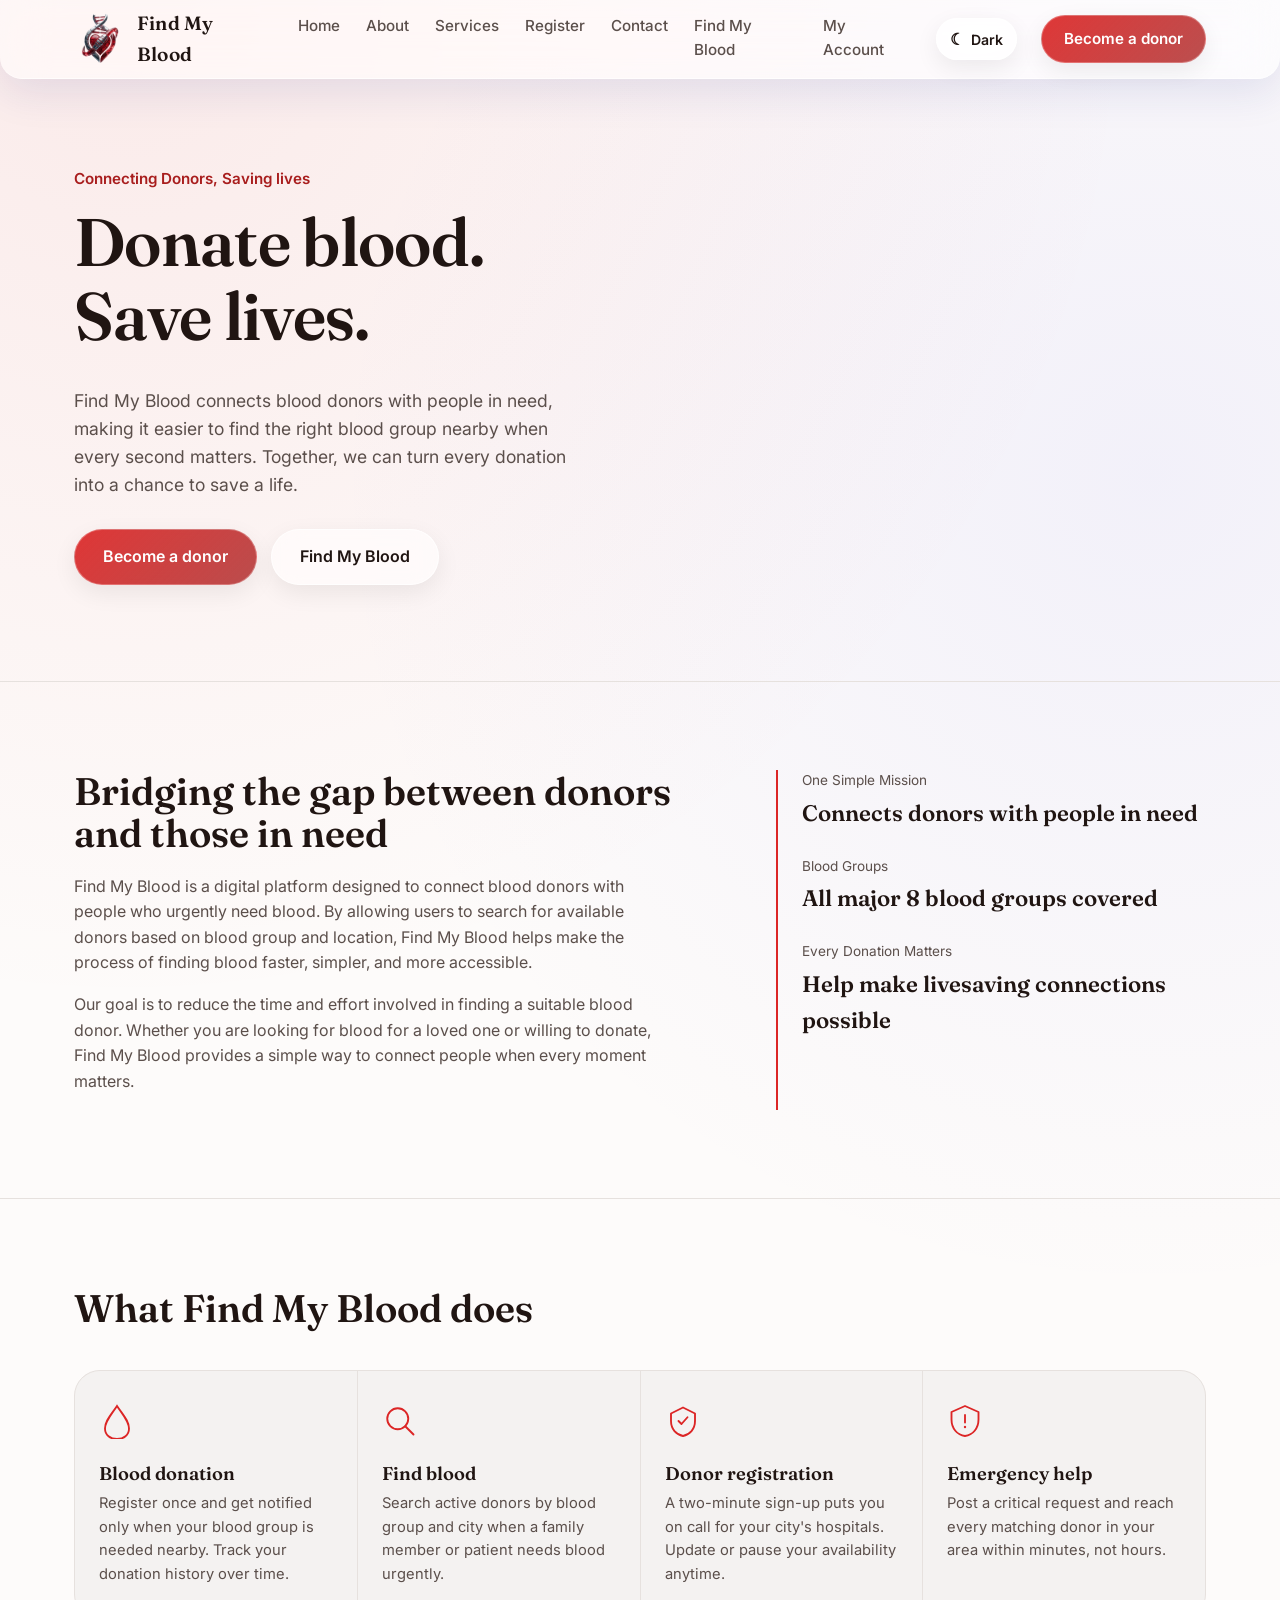
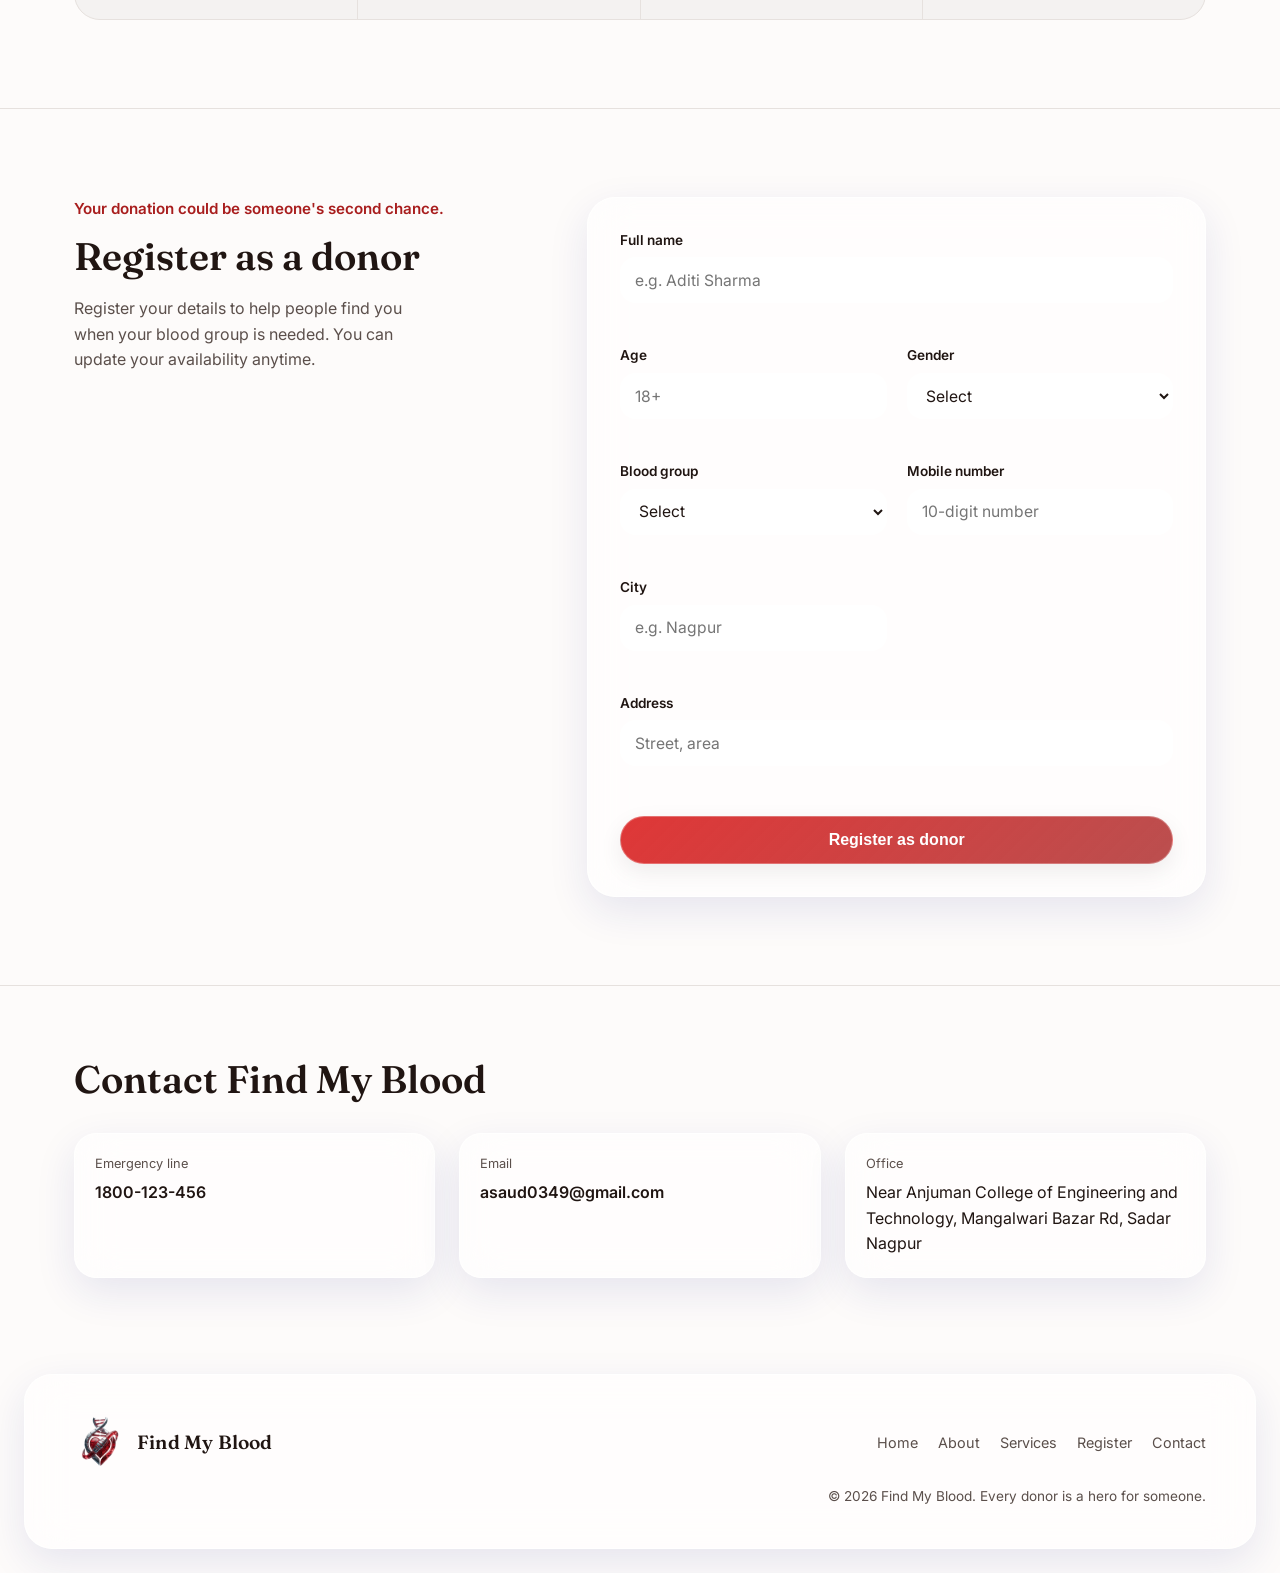
<file: target/classes/static/index.html>
<!DOCTYPE html>
<html lang="en">
<head>
<meta charset="UTF-8">
<meta name="viewport" content="width=device-width, initial-scale=1.0">
<title>Find My Blood — Donate Blood, Save Lives</title>
<link rel="preconnect" href="https://fonts.googleapis.com">
<link rel="preconnect" href="https://fonts.gstatic.com" crossorigin>
<link href="https://fonts.googleapis.com/css2?family=Fraunces:opsz,wght@9..144,400;9..144,500;9..144,600;9..144,700&family=Inter:wght@400;500;600;700&display=swap" rel="stylesheet">
<link rel="stylesheet" href="styles.css">
</head>
<body>

<a class="skip-link" href="#register">Skip to registration form</a>

<!-- ============ HEADER / NAV ============ -->
<header class="site-header">
  <div class="wrap header-inner">
    <a href="index.html" class="brand" aria-label="Find My Blood home">
    <img src="assets/Find my Blood Logo.png" alt="Find My Blood Logo" class="brand-logo">
    <span class="brand-name">Find My Blood</span>
</a>
    <nav class="main-nav" aria-label="Primary">
      <a href="#home">Home</a>
      <a href="#about">About</a>
      <a href="#services">Services</a>
      <a href="#register">Register</a>
      <a href="#contact">Contact</a>
      <a href="find-blood.html">Find My Blood</a>
      <a href="account.html">My Account</a>
    </nav>
    <button type="button" class="theme-toggle" data-theme-toggle aria-pressed="false" aria-label="Switch to dark theme"><span class="theme-icon" aria-hidden="true">☾</span><span class="theme-label">Dark</span></button>
    <a href="#register" class="btn btn-primary nav-cta">Become a donor</a>
    <button class="nav-toggle" id="navToggle" aria-expanded="false" aria-controls="mobileNav" aria-label="Open menu">
      <span></span><span></span><span></span>
    </button>
  </div>
  <nav id="mobileNav" class="mobile-nav" aria-label="Mobile">
    <a href="#home">Home</a>
    <a href="#about">About</a>
    <a href="#services">Services</a>
    <a href="#register">Register</a>
    <a href="#contact">Contact</a>
    <a href="find-blood.html">Find My Blood</a>
    <a href="account.html">My Account</a>
  </nav>
</header>

<main>

  <!-- ============ HERO ============ -->
  <section id="home" class="hero">
    <div class="wrap hero-inner">
      <div class="hero-copy">
        <p class="eyebrow">Connecting Donors, Saving lives</p>
        <h1>Donate blood.<br>Save lives.</h1>
        <p class="hero-lede">Find My Blood connects blood donors with people in need, making it easier to find the right blood group nearby when every second matters. Together, we can turn every donation into a chance to save a life.</p>
        <div class="hero-actions">
          <a href="#register" class="btn btn-primary btn-lg">Become a donor</a>
          <a href="find-blood.html" class="btn btn-ghost btn-lg">Find My Blood</a>
        </div>
      </div></div>
  </section>

  <!-- ============ ABOUT ============ -->
  <section id="about" class="about">
    <div class="wrap about-inner">
      <div class="about-text">
        <h2>Bridging the gap between donors and those in need</h2>
        <p>Find My Blood is a digital platform designed to connect blood donors with people who urgently need blood. By allowing users to search for available donors based on blood group and location, Find My Blood helps make the process of finding blood faster, simpler, and more accessible.</p>
        <p>Our goal is to reduce the time and effort involved in finding a suitable blood donor. Whether you are looking for blood for a loved one or willing to donate, Find My Blood provides a simple way to connect people when every moment matters.</p>
      </div>
      <dl class="about-figures">
        <div class="figure">
          <dt>One Simple Mission</dt>
          <dd>Connects donors with people in need</dd>
        </div>
        <div class="figure">
          <dt>Blood Groups</dt>
          <dd>All major 8 blood groups covered</dd>
        </div>
        <div class="figure">
          <dt>Every Donation Matters</dt>
          <dd>Help make livesaving connections possible</dd>
        </div>
      </dl>
    </div>
  </section>

  <!-- ============ SERVICES ============ -->
  <section id="services" class="services">
    <div class="wrap">
      <h2>What Find My Blood does</h2>
      <div class="services-grid">

        <article class="service-card">
          <svg class="service-icon" viewBox="0 0 48 48" width="36" height="36" aria-hidden="true">
            <path d="M24 4c-8 12-16 20-16 30 0 9 7.2 14 16 14s16-5 16-14C40 24 32 16 24 4z" fill="none" stroke="currentColor" stroke-width="2.5"/>
          </svg>
          <h3>Blood donation</h3>
          <p>Register once and get notified only when your blood group is needed nearby. Track your donation history over time.</p>
        </article>

        <article class="service-card">
          <svg class="service-icon" viewBox="0 0 48 48" width="36" height="36" aria-hidden="true">
            <circle cx="21" cy="21" r="14" fill="none" stroke="currentColor" stroke-width="2.5"/>
            <line x1="31" y1="31" x2="42" y2="42" stroke="currentColor" stroke-width="2.5" stroke-linecap="round"/>
          </svg>
          <h3>Find blood</h3>
          <p>Search active donors by blood group and city when a family member or patient needs blood urgently.</p>
        </article>

        <article class="service-card">
          <svg class="service-icon" viewBox="0 0 48 48" width="36" height="36" aria-hidden="true">
            <path d="M24 6l16 8v10c0 11-7 18-16 20-9-2-16-9-16-20V14z" fill="none" stroke="currentColor" stroke-width="2.5" stroke-linejoin="round"/>
            <path d="M18 24l4 4 8-9" fill="none" stroke="currentColor" stroke-width="2.5" stroke-linecap="round" stroke-linejoin="round"/>
          </svg>
          <h3>Donor registration</h3>
          <p>A two-minute sign-up puts you on call for your city's hospitals. Update or pause your availability anytime.</p>
        </article>

        <article class="service-card">
          <svg class="service-icon" viewBox="0 0 48 48" width="36" height="36" aria-hidden="true">
            <path d="M24 4 6 12v10c0 12 7.6 20.6 18 22 10.4-1.4 18-10 18-22V12z" fill="none" stroke="currentColor" stroke-width="2.5" stroke-linejoin="round"/>
            <line x1="24" y1="16" x2="24" y2="26" stroke="currentColor" stroke-width="2.5" stroke-linecap="round"/>
            <circle cx="24" cy="32" r="1.6" fill="currentColor"/>
          </svg>
          <h3>Emergency help</h3>
          <p>Post a critical request and reach every matching donor in your area within minutes, not hours.</p>
        </article>

      </div>
    </div>
  </section>

  <!-- ============ DONOR REGISTRATION ============ -->
  <section id="register" class="register">
    <div class="wrap register-inner">
      <div class="register-intro">
        <p class="eyebrow">Your donation could be someone's second chance.</p>
        <h2>Register as a donor</h2>
        <p>Register your details to help people find you when your blood group is needed. You can update your availability anytime.</p>
      </div>

      <form id="donorForm" class="register-form" novalidate>
        <div class="field">
          <label for="fullName">Full name</label>
          <input type="text" id="fullName" name="fullName" placeholder="e.g. Aditi Sharma" required>
          <span class="field-error" id="err-fullName"></span>
        </div>

        <div class="field field-half">
          <label for="age">Age</label>
          <input type="number" id="age" name="age" placeholder="18+" min="18" max="65" required>
          <span class="field-error" id="err-age"></span>
        </div>

        <div class="field field-half">
          <label for="gender">Gender</label>
          <select id="gender" name="gender" required>
            <option value="" disabled selected>Select</option>
            <option value="Male">Male</option>
            <option value="Female">Female</option>
            <option value="Other">Other</option>
            <option value="Prefer not to say">Prefer not to say</option>
          </select>
          <span class="field-error" id="err-gender"></span>
        </div>

        <div class="field field-half">
          <label for="bloodGroup">Blood group</label>
          <select id="bloodGroup" name="bloodGroup" required>
            <option value="" disabled selected>Select</option>
            <option>O+</option>
            <option>O-</option>
            <option>A+</option>
            <option>A-</option>
            <option>B+</option>
            <option>B-</option>
            <option>AB+</option>
            <option>AB-</option>
          </select>
          <span class="field-error" id="err-bloodGroup"></span>
        </div>

        <div class="field field-half">
          <label for="mobile">Mobile number</label>
          <input type="tel" id="mobile" name="mobile" placeholder="10-digit number" inputmode="numeric" required>
          <span class="field-error" id="err-mobile"></span>
        </div>

        <div class="field field-half">
          <label for="city">City</label>
          <input type="text" id="city" name="city" placeholder="e.g. Nagpur" required>
          <span class="field-error" id="err-city"></span>
        </div>

        <div class="field">
          <label for="address">Address</label>
          <input type="text" id="address" name="address" placeholder="Street, area" required>
          <span class="field-error" id="err-address"></span>
        </div>

        <button type="submit" class="btn btn-primary btn-lg register-submit">Register as donor</button>
      </form>
    </div>
  </section>

  <!-- ============ CONTACT ============ -->
  <section id="contact" class="contact">
    <div class="wrap contact-inner">
      <h2>Contact Find My Blood</h2>
      <div class="contact-grid">
        <div class="contact-item">
          <span class="contact-label">Emergency line</span>
          <a href="tel:+911800123456">1800-123-456</a>
        </div>
        <div class="contact-item">
          <span class="contact-label">Email</span>
          <a href="mailto:asaud0349@gmail.com">asaud0349@gmail.com</a>
        </div>
        <div class="contact-item">
          <span class="contact-label">Office</span>
          <span>Near Anjuman College of Engineering and Technology, Mangalwari Bazar Rd, Sadar Nagpur</span>
        </div>
      </div>
    </div>
  </section>

</main>

<!-- ============ FOOTER ============ -->
<footer class="site-footer">
  <div class="wrap footer-inner">
    <div class="brand footer-brand">
      <img src="assets/Find my Blood Logo.png" alt="Find My Blood Logo" class="brand-logo">
      <span class="brand-name">Find My Blood</span>
    </div>
    <nav class="footer-nav" aria-label="Footer">
      <a href="#home">Home</a>
      <a href="#about">About</a>
      <a href="#services">Services</a>
      <a href="#register">Register</a>
      <a href="#contact">Contact</a>
    </nav>
    <p class="footer-note">&copy; 2026 Find My Blood. Every donor is a hero for someone.</p>
  </div>
</footer>

<!-- Toast -->
<div id="toast" class="toast" role="status" aria-live="polite"></div>

<script src="theme.js"></script>
<script src="script.js"></script>
</body>
</html>
</file>
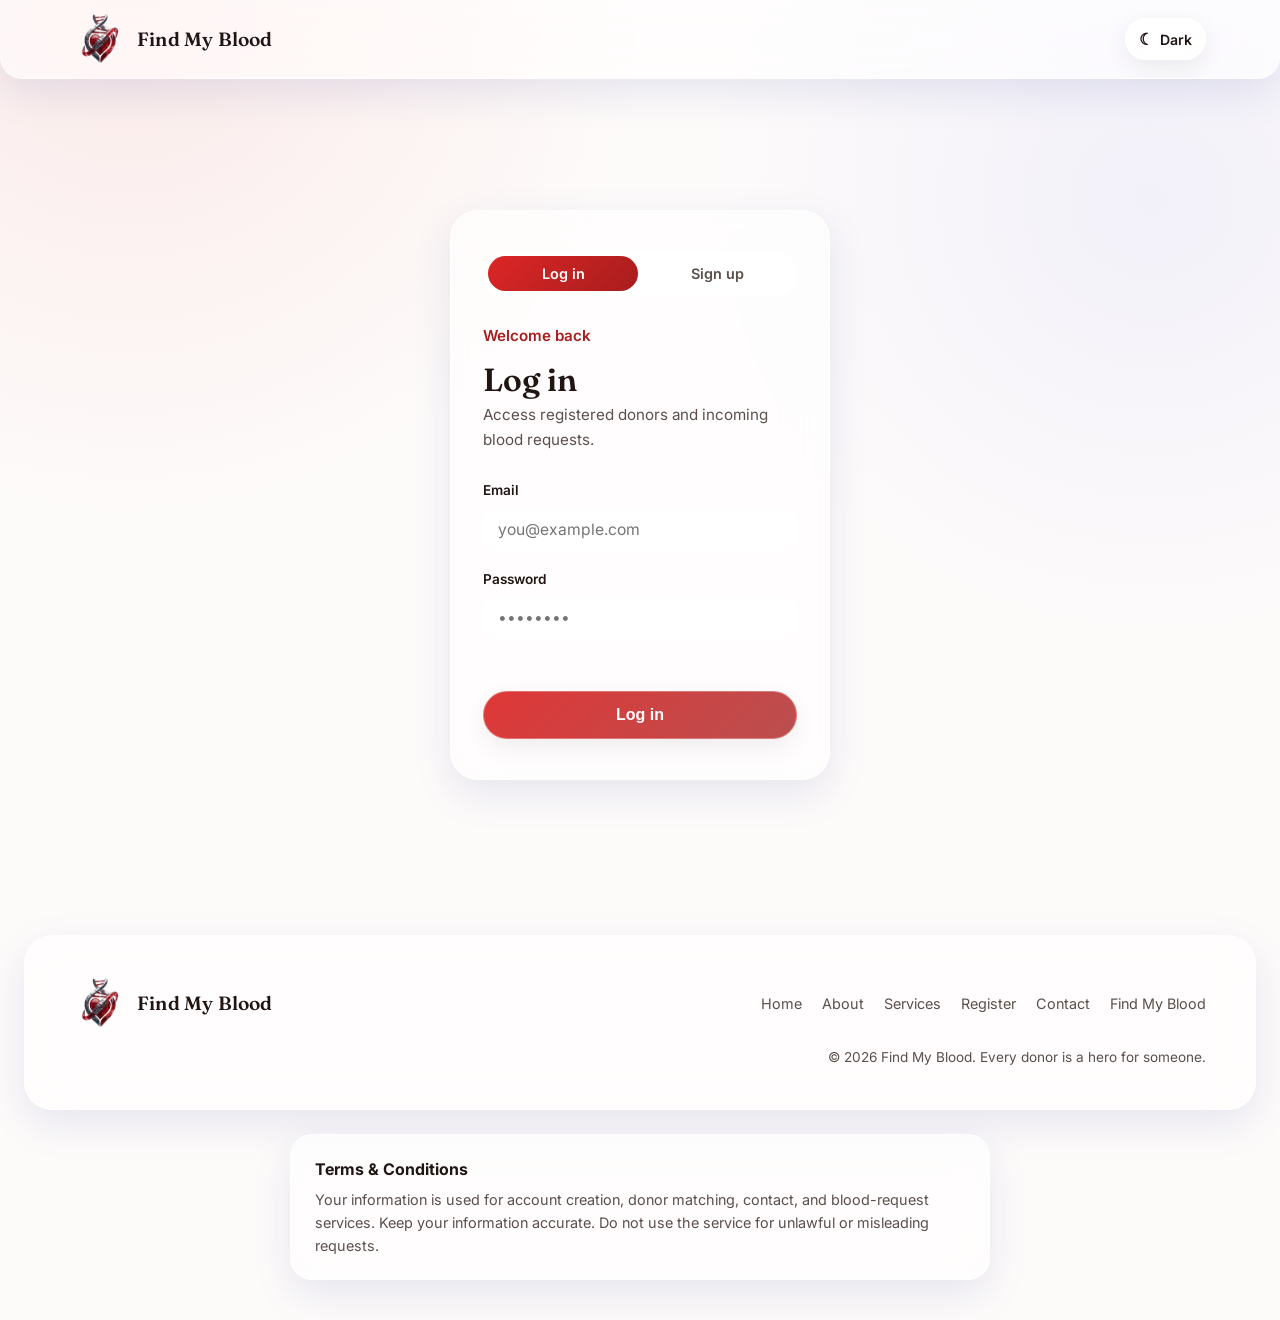
<file: target/classes/static/account.html>
<!DOCTYPE html>
<html lang="en"><head><meta charset="UTF-8"><meta name="viewport" content="width=device-width, initial-scale=1.0"><title>My Account — Find My Blood</title><link rel="preconnect" href="https://fonts.googleapis.com"><link rel="preconnect" href="https://fonts.gstatic.com" crossorigin><link href="https://fonts.googleapis.com/css2?family=Fraunces:opsz,wght@9..144,400;9..144,500;9..144,600;9..144,700&family=Inter:wght@400;500;600;700&display=swap" rel="stylesheet"><link rel="stylesheet" href="styles.css"></head>
<body>
<header class="site-header"><div class="wrap header-inner"><a href="index.html" class="brand" aria-label="Find My Blood home">
 <img src="assets/Find my Blood Logo.png" alt="Find My Blood Logo" class="brand-logo">
  <span class="brand-name">Find My Blood</span>
</a><button type="button" class="theme-toggle" data-theme-toggle aria-pressed="false" aria-label="Switch to dark theme"><span class="theme-icon" aria-hidden="true">☾</span><span class="theme-label">Dark</span></button><nav class="main-nav"><a href="index.html">Home</a><a href="find-blood.html">Find My Blood</a><a href="account.html">My Account</a><button id="logoutBtn" class="btn btn-ghost">Log out</button></nav></div></header>
<main class="account-page"><div class="wrap account-grid">
<section class="account-hero"><div class="account-profile-head"><div class="profile-photo-wrap"><img id="profilePhoto" class="profile-photo" alt="Profile photo"><span id="profileInitials" class="profile-initials">BB</span><label class="photo-upload" for="photoInput">Change photo</label><input id="photoInput" type="file" accept="image/*" hidden></div><div><p class="eyebrow">Personal account</p><h1>Welcome, <span id="accountName">User</span>.</h1><p>Manage your Find My Blood profile, donation history and next eligible donation date.</p></div></div><div class="account-actions"><a class="btn btn-primary" href="find-blood.html">Find My Blood</a><a class="btn btn-ghost" href="index.html#register">Register as donor</a></div></section>
<section class="account-card"><h2>Profile details</h2><div class="profile-row"><span>Name</span><strong id="profileName">—</strong></div><div class="profile-row"><span>Email</span><strong id="profileEmail">—</strong></div><div class="profile-row"><span>Phone</span><strong id="profilePhone">—</strong></div></section>
<section class="account-card donation-status"><div><p class="eyebrow">Next donation</p><h2 id="nextDonationDate">Available now</h2><p id="nextDonationText">If you have donated recently, your next eligible date will appear here.</p></div><div class="next-date-icon">♥</div></section>
<section class="account-card account-info"><div class="section-heading"><div><p class="eyebrow">Your activity</p><h2>Blood donation history</h2></div><button id="recordDonationBtn" class="btn btn-ghost btn-small">Record donation</button></div><div id="donationHistory" class="donation-history"><p class="empty-state">No donation history recorded yet.</p></div></section>
<section id="recordDonationPanel" class="account-card record-panel" hidden><h2>Record a blood donation</h2><form id="donationForm" class="login-form"><div class="field field-half"><label for="donationDate">Donation date</label><input type="date" id="donationDate" required></div><div class="field field-half"><label for="donationBloodGroup">Blood group</label><select id="donationBloodGroup" required><option value="">Select</option><option>O+</option><option>O-</option><option>A+</option><option>A-</option><option>B+</option><option>B-</option><option>AB+</option><option>AB-</option></select></div><div class="field"><label for="donationCity">City</label><input id="donationCity" placeholder="e.g. Nagpur" required></div><button class="btn btn-primary" type="submit">Save donation</button><p id="donationMessage" class="login-error"></p></form></section>
</div></main>

<footer class="site-footer">
  <div class="wrap footer-inner">
    <div class="brand footer-brand" aria-label="Find My Blood logo area">
      <img src="assets/Find my Blood Logo.png" alt="Find My Blood Logo" class="brand-logo">
      <span class="brand-name">Find My Blood</span>
    </div>
    <nav class="footer-nav" aria-label="Footer">
      <a href="index.html">Home</a>
      <a href="index.html#about">About</a>
      <a href="index.html#services">Services</a>
      <a href="index.html#register">Register</a>
      <a href="index.html#contact">Contact</a>
      <a href="find-blood.html">Find My Blood</a>
    </nav>
    <p class="footer-note">&copy; 2026 Find My Blood. Every donor is a hero for someone.</p>
  </div>
</footer><div id="toast" class="toast" role="status" aria-live="polite"></div><script src="theme.js"></script>
<script src="account.js"></script></body></html>
</file>
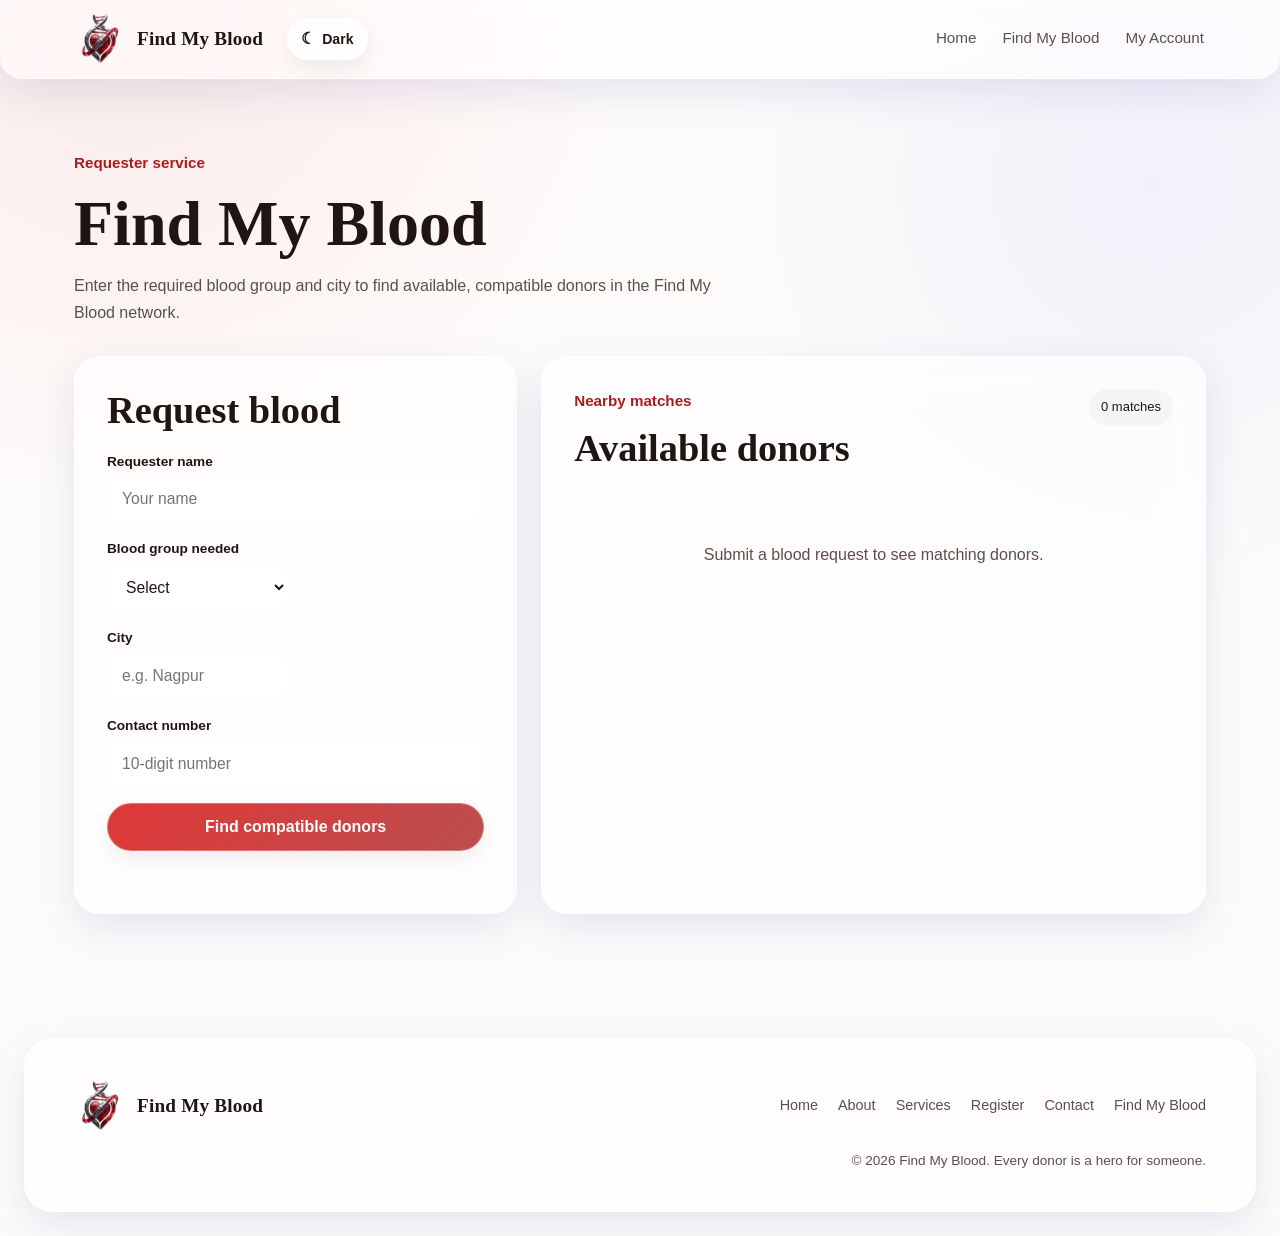
<file: target/classes/static/find-blood.html>
<!DOCTYPE html>
<html lang="en"><head><meta charset="UTF-8"><meta name="viewport" content="width=device-width, initial-scale=1.0">
<title>Find My Blood — Find My Blood</title><link rel="stylesheet" href="styles.css"></head>
<body>
<header class="site-header"><div class="wrap header-inner">
<a href="index.html" class="brand" aria-label="Find My Blood home">
  <img src="assets/Find my Blood Logo.png" alt="Find My Blood Logo" class="brand-logo">
  <span class="brand-name">Find My Blood</span>
</a>
<button type="button" class="theme-toggle" data-theme-toggle aria-pressed="false" aria-label="Switch to dark theme"><span class="theme-icon" aria-hidden="true">☾</span><span class="theme-label">Dark</span></button>
<nav class="main-nav"><a href="index.html">Home</a><a href="find-blood.html">Find My Blood</a><a href="account.html">My Account</a></nav>
</div></header>
<main class="request-page"><div class="wrap">
<section class="request-intro"><p class="eyebrow">Requester service</p><h1>Find My Blood</h1><p>Enter the required blood group and city to find available, compatible donors in the Find My Blood network.</p></section>
<div class="request-layout">
<section class="request-card"><h2>Request blood</h2><form id="requestForm" class="login-form">
<div class="field"><label for="requesterName">Requester name</label><input id="requesterName" required placeholder="Your name"></div>
<div class="field field-half"><label for="neededBlood">Blood group needed</label><select id="neededBlood" required><option value="">Select</option><option>O+</option><option>O-</option><option>A+</option><option>A-</option><option>B+</option><option>B-</option><option>AB+</option><option>AB-</option></select></div>
<div class="field field-half"><label for="requestCity">City</label><input id="requestCity" required placeholder="e.g. Nagpur"></div>
<div class="field"><label for="requestPhone">Contact number</label><input id="requestPhone" inputmode="numeric" required placeholder="10-digit number"></div>
<button class="btn btn-primary btn-lg" type="submit" id="requestSubmit">Find compatible donors</button><p id="requestMessage" class="login-error"></p>
</form></section>
<section class="results-card"><div class="results-head"><div><p class="eyebrow">Nearby matches</p><h2>Available donors</h2></div><span id="matchCount" class="match-count">0 matches</span></div><div id="donorResults" class="donor-results"><p class="empty-state">Submit a blood request to see matching donors.</p></div></section>
</div></div></main>

<footer class="site-footer">
  <div class="wrap footer-inner">
    <div class="brand footer-brand" aria-label="Find My Blood logo area">
      <img src="assets/Find my Blood Logo.png" alt="Find My Blood Logo" class="brand-logo">
      <span class="brand-name">Find My Blood</span>
    </div>
    <nav class="footer-nav" aria-label="Footer">
      <a href="index.html">Home</a>
      <a href="index.html#about">About</a>
      <a href="index.html#services">Services</a>
      <a href="index.html#register">Register</a>
      <a href="index.html#contact">Contact</a>
      <a href="find-blood.html">Find My Blood</a>
    </nav>
    <p class="footer-note">&copy; 2026 Find My Blood. Every donor is a hero for someone.</p>
  </div>
</footer>
<script src="theme.js"></script>
<script src="find-blood.js"></script>
</body></html>
</file>
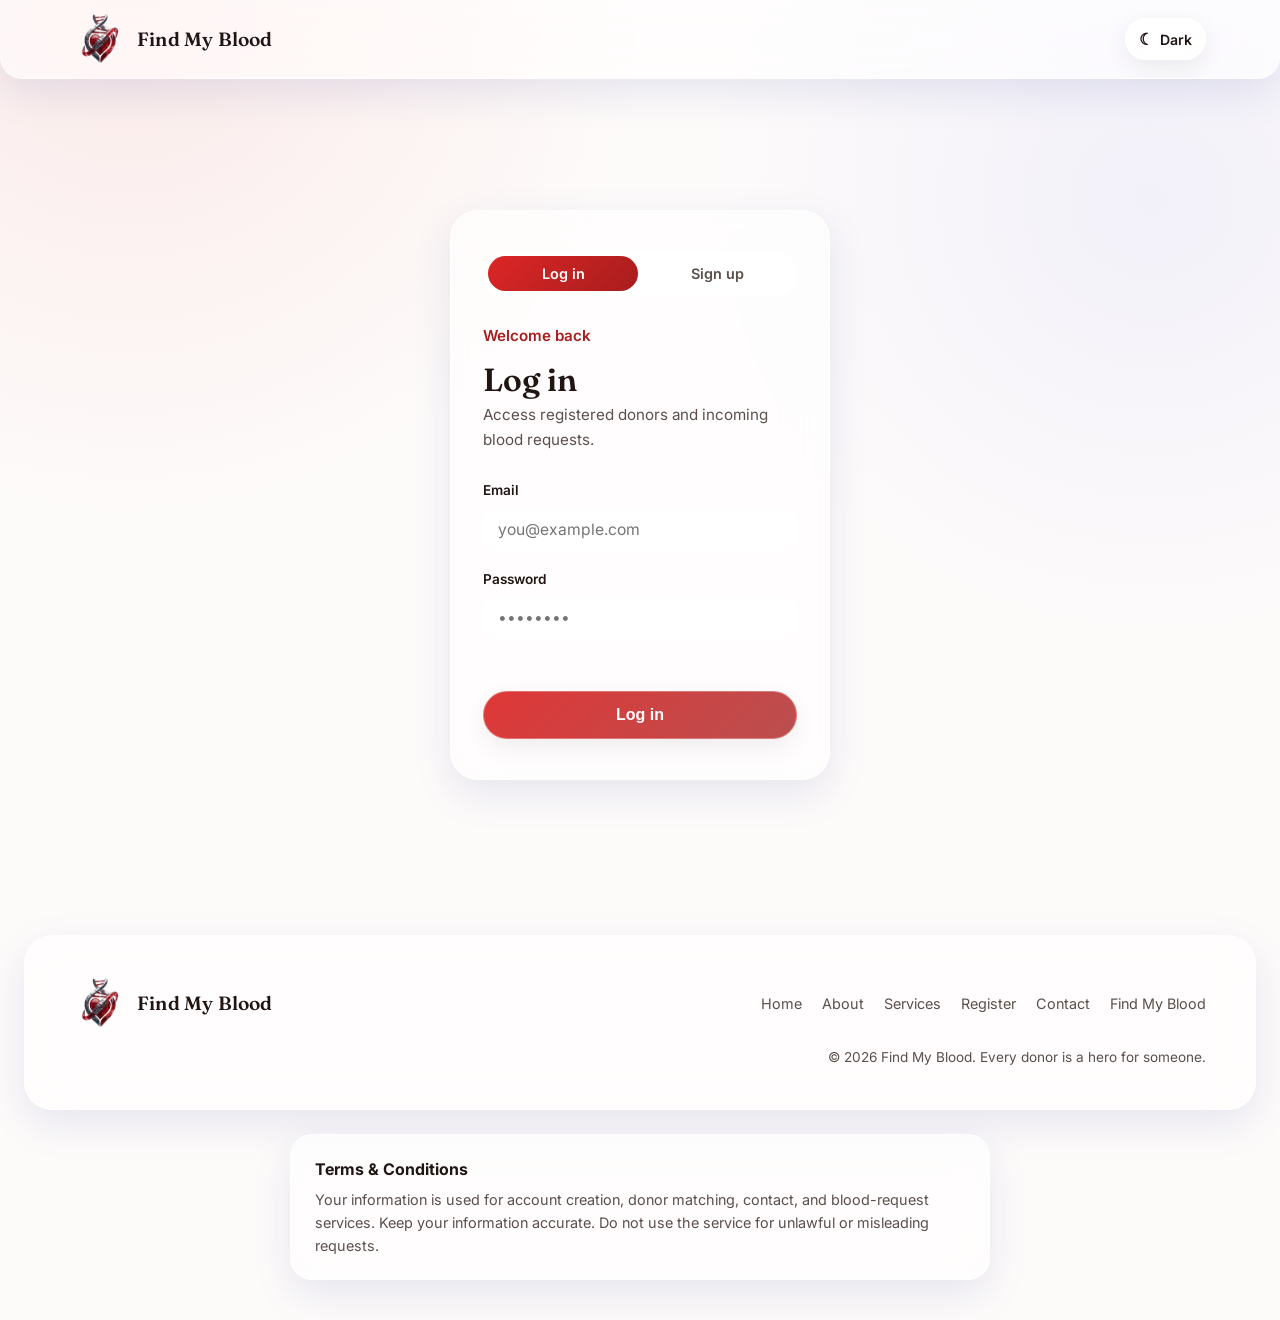
<file: target/classes/static/login.html>
<!DOCTYPE html>
<html lang="en">
<head>
<meta charset="UTF-8">
<meta name="viewport" content="width=device-width, initial-scale=1.0">
<title>Sign In — Find My Blood</title>
<link rel="preconnect" href="https://fonts.googleapis.com">
<link rel="preconnect" href="https://fonts.gstatic.com" crossorigin>
<link href="https://fonts.googleapis.com/css2?family=Fraunces:opsz,wght@9..144,400;9..144,500;9..144,600;9..144,700&family=Inter:wght@400;500;600;700&display=swap" rel="stylesheet">
<link rel="stylesheet" href="styles.css">
</head>
<body>

<header class="site-header">
  <div class="wrap header-inner">
    <a href="index.html" class="brand">
      <img src="assets/Find my Blood Logo.png" alt="Find My Blood Logo" class="brand-logo">
      <span class="brand-name">Find My Blood</span>
    </a>
    <button type="button" class="theme-toggle" data-theme-toggle aria-pressed="false" aria-label="Switch to dark theme"><span class="theme-icon" aria-hidden="true">☾</span><span class="theme-label">Dark</span></button>
  </div>
</header>

<main>
  <section class="login-section">
    <div class="wrap login-wrap">
      <div class="login-card">

        <div class="auth-tabs" role="tablist">
          <button type="button" class="auth-tab active" id="tabLogin" role="tab" aria-selected="true">Log in</button>
          <button type="button" class="auth-tab" id="tabSignup" role="tab" aria-selected="false">Sign up</button>
        </div>

        <!-- ============ LOG IN PANEL ============ -->
        <div id="panelLogin" class="auth-panel">
          <p class="eyebrow">Welcome back</p>
          <h1 class="login-title">Log in</h1>
          <p class="login-lede">Access registered donors and incoming blood requests.</p>

          <form id="loginForm" class="login-form" novalidate>
            <div class="field">
              <label for="loginEmail">Email</label>
              <input type="email" id="loginEmail" name="email" placeholder="you@example.com" required autocomplete="email">
            </div>

            <div class="field">
              <label for="loginPassword">Password</label>
              <input type="password" id="loginPassword" name="password" placeholder="••••••••" required autocomplete="current-password">
            </div>

            <p class="login-error" id="loginError" role="alert"></p>

            <button type="submit" class="btn btn-primary btn-lg login-submit">Log in</button>
          </form>
        </div>

        <!-- ============ SIGN UP PANEL ============ -->
        <div id="panelSignup" class="auth-panel" hidden>
          <p class="eyebrow">New here</p>
          <h1 class="login-title">Create an account</h1>
          <p class="login-lede">Sign up with your details to get started.</p>

          <form id="signupForm" class="login-form" novalidate>
            <div class="field">
              <label for="signupName">Full name</label>
              <input type="text" id="signupName" name="name" placeholder="e.g. Aditi Sharma" required>
            </div>

            <div class="field">
              <label for="signupEmail">Email</label>
              <input type="email" id="signupEmail" name="email" placeholder="you@example.com" required autocomplete="email">
            </div>

            <div class="field">
              <label for="signupPhone">Phone number</label>
              <input type="tel" id="signupPhone" name="phone" placeholder="10-digit number" inputmode="numeric" required>
            </div>

            <div class="field">
              <label for="signupPassword">Password</label>
              <input type="password" id="signupPassword" name="password" placeholder="At least 6 characters" required autocomplete="new-password">
            </div>

            <label class="terms-check" for="termsAccepted">
              <input type="checkbox" id="termsAccepted" name="termsAccepted">
              <span>I agree to the <a href="#terms" id="termsLink">Terms &amp; Conditions</a> and consent to Find My Blood collecting and using my personal information to provide donor/request services.</span>
            </label>

            <p class="login-error" id="signupError" role="alert"></p>

            <button type="submit" class="btn btn-primary btn-lg login-submit">Sign up</button>
          </form>
        </div>

      </div>
    </div>
  </section>
</main>

<footer class="site-footer">
  <div class="wrap footer-inner">
    <div class="brand footer-brand" aria-label="Find My Blood logo area">
      <img src="assets/Find my Blood Logo.png" alt="Find My Blood Logo" class="brand-logo">
      <span class="brand-name">Find My Blood</span>
    </div>
    <nav class="footer-nav" aria-label="Footer">
      <a href="index.html">Home</a>
      <a href="index.html#about">About</a>
      <a href="index.html#services">Services</a>
      <a href="index.html#register">Register</a>
      <a href="index.html#contact">Contact</a>
      <a href="find-blood.html">Find My Blood</a>
    </nav>
    <p class="footer-note">&copy; 2026 Find My Blood. Every donor is a hero for someone.</p>
  </div>
</footer>

<div id="terms" class="terms-note"><strong>Terms &amp; Conditions</strong><p>Your information is used for account creation, donor matching, contact, and blood-request services. Keep your information accurate. Do not use the service for unlawful or misleading requests.</p></div>
<div id="toast" class="toast" role="status" aria-live="polite"></div>

<script src="theme.js"></script>
<script src="login.js"></script>
</body>
</html>
</file>
<file: target/classes/static/styles.css>
/* ===================================================================
   Life Line — Donate Blood, Save Lives
   Palette: white base, crimson accent, warm ink, subtle gray borders
=================================================================== */

:root{
  --white:      #FFFFFF;
  --paper:      #FDFBFA;
  --ink:        #201512;
  --ink-soft:   #5B4F4B;
  --crimson:    #DC2626;
  --crimson-dk: #A81D1D;
  --crimson-tint: #FBEAEA;
  --border:     #E6E1DE;
  --radius:     8px;

  --font-display: "Fraunces", Georgia, serif;
  --font-body: "Inter", -apple-system, BlinkMacSystemFont, sans-serif;
}

*, *::before, *::after{ box-sizing: border-box; }

html{ scroll-behavior: smooth; }

@media (prefers-reduced-motion: reduce){
  html{ scroll-behavior: auto; }
  *, *::before, *::after{ animation-duration: 0.01ms !important; transition-duration: 0.01ms !important; }
}

body{
  margin: 0;
  background: var(--paper);
  color: var(--ink);
  font-family: var(--font-body);
  font-size: 16px;
  line-height: 1.6;
  -webkit-font-smoothing: antialiased;
}

h1, h2, h3{
  font-family: var(--font-display);
  color: var(--ink);
  margin: 0 0 0.5em 0;
  line-height: 1.1;
  font-weight: 600;
}

h2{ font-size: clamp(1.8rem, 3vw, 2.4rem); }
h3{ font-size: 1.15rem; font-weight: 600; }

p{ margin: 0 0 1em 0; color: var(--ink-soft); }

a{ color: var(--crimson); text-decoration: none; }

.wrap{
  max-width: 1120px;
  margin: 0 auto;
  padding: 0 24px;
}

.skip-link{
  position: absolute;
  left: -999px;
  top: 0;
  background: var(--crimson);
  color: #fff;
  padding: 10px 16px;
  border-radius: 0 0 var(--radius) 0;
  z-index: 200;
}
.skip-link:focus{ left: 0; }

:focus-visible{
  outline: 2px solid var(--crimson-dk);
  outline-offset: 2px;
}

/* ---------------- Buttons ---------------- */
.btn{
  display: inline-flex;
  align-items: center;
  justify-content: center;
  padding: 11px 22px;
  border-radius: var(--radius);
  font-weight: 600;
  font-size: 0.95rem;
  border: 1px solid transparent;
  cursor: pointer;
  transition: transform 0.15s ease, background-color 0.15s ease, border-color 0.15s ease;
}
.btn:hover{ transform: translateY(-1px); }
.btn:active{ transform: translateY(0); }

.btn-primary{
  background: var(--crimson);
  color: #fff;
}
.btn-primary:hover{ background: var(--crimson-dk); }

.btn-ghost{
  background: transparent;
  color: var(--ink);
  border-color: var(--border);
}
.btn-ghost:hover{ border-color: var(--crimson); color: var(--crimson-dk); }

.btn-lg{ padding: 14px 28px; font-size: 1rem; }

/* ---------------- Header ---------------- */
.site-header{
  position: sticky;
  top: 0;
  z-index: 100;
  background: rgba(255,255,255,0.9);
  backdrop-filter: saturate(180%) blur(8px);
  border-bottom: 1px solid var(--border);
}

.header-inner{
  display: flex;
  align-items: center;
  justify-content: space-between;
  height: 68px;
  gap: 24px;
}

.brand{
  display: flex;
  align-items: center;
  gap: 8px;
  color: var(--ink);
}
.brand-mark{ color: var(--crimson); display: inline-flex; }
.brand-name{
  font-family: var(--font-display);
  font-weight: 600;
  font-size: 1.2rem;
  letter-spacing: 0.01em;
}

.main-nav{
  display: flex;
  gap: 28px;
  margin-left: auto;
}
.main-nav a{
  color: var(--ink-soft);
  font-size: 0.95rem;
  font-weight: 500;
  padding: 4px 2px;
  border-bottom: 2px solid transparent;
}
.main-nav a:hover{ color: var(--ink); border-color: var(--crimson); }

.nav-cta{ flex-shrink: 0; }

.nav-toggle{
  display: none;
  flex-direction: column;
  gap: 4px;
  background: none;
  border: none;
  cursor: pointer;
  padding: 8px;
}
.nav-toggle span{
  width: 22px;
  height: 2px;
  background: var(--ink);
  display: block;
}

.mobile-nav{
  display: none;
  flex-direction: column;
  padding: 8px 24px 16px;
  border-top: 1px solid var(--border);
}
.mobile-nav a{
  padding: 12px 0;
  color: var(--ink-soft);
  border-bottom: 1px solid var(--border);
}
.mobile-nav.open{ display: flex; }

/* ---------------- Hero ---------------- */
.hero{
  padding: 88px 0 96px;
  border-bottom: 1px solid var(--border);
}
.hero-inner{
  display: grid;
  grid-template-columns: 1.4fr 0.6fr;
  gap: 48px;
  align-items: center;
}

.eyebrow{
  color: var(--crimson-dk);
  font-weight: 600;
  font-size: 0.95rem;
  margin-bottom: 14px;
}

.hero-copy h1{
  font-size: clamp(2.6rem, 5.5vw, 4.2rem);
  letter-spacing: -0.01em;
}

.hero-lede{
  max-width: 46ch;
  font-size: 1.1rem;
  margin-top: 18px;
}

.hero-actions{
  display: flex;
  gap: 14px;
  margin-top: 30px;
  flex-wrap: wrap;
}

.hero-stat{
  position: relative;
  display: flex;
  flex-direction: column;
  align-items: center;
  justify-content: center;
  text-align: center;
  color: var(--crimson);
  background: var(--crimson-tint);
  border-radius: var(--radius);
  padding: 40px 20px;
  min-height: 260px;
}
.stat-drop{ opacity: 0.18; position: absolute; top: 24px; }
.stat-number{
  font-family: var(--font-display);
  font-size: 4.2rem;
  font-weight: 700;
  color: var(--crimson-dk);
  z-index: 1;
}
.stat-label{
  z-index: 1;
  color: var(--ink-soft);
  font-size: 0.95rem;
  max-width: 16ch;
  margin-top: 4px;
}

/* ---------------- About ---------------- */
.about{ padding: 88px 0; border-bottom: 1px solid var(--border); }
.about-inner{
  display: grid;
  grid-template-columns: 1.5fr 1fr;
  gap: 56px;
}
.about-text p{ max-width: 58ch; }

.about-figures{
  display: flex;
  flex-direction: column;
  gap: 24px;
  margin: 0;
  border-left: 2px solid var(--crimson);
  padding-left: 24px;
}
.figure dt{
  font-size: 0.85rem;
  color: var(--ink-soft);
  margin-bottom: 4px;
}
.figure dd{
  margin: 0;
  font-family: var(--font-display);
  font-size: 1.4rem;
  font-weight: 600;
}

/* ---------------- Services ---------------- */
.services{ padding: 88px 0; border-bottom: 1px solid var(--border); }
.services h2{ margin-bottom: 40px; }

.services-grid{
  display: grid;
  grid-template-columns: repeat(4, 1fr);
  gap: 1px;
  background: var(--border);
  border: 1px solid var(--border);
  border-radius: var(--radius);
  overflow: hidden;
}

.service-card{
  background: var(--white);
  padding: 32px 24px;
  transition: background-color 0.15s ease;
}
.service-card:hover{ background: var(--crimson-tint); }

.service-icon{ color: var(--crimson); margin-bottom: 18px; }
.service-card h3{ margin-bottom: 8px; }
.service-card p{ font-size: 0.92rem; margin: 0; }

/* ---------------- Register ---------------- */
.register{ padding: 88px 0; border-bottom: 1px solid var(--border); }
.register-inner{
  display: grid;
  grid-template-columns: 0.85fr 1.15fr;
  gap: 56px;
  align-items: start;
}
.register-intro{ position: sticky; top: 100px; }
.register-intro p:last-of-type{ max-width: 34ch; }

.register-form{
  display: grid;
  grid-template-columns: 1fr 1fr;
  gap: 20px;
  background: var(--white);
  border: 1px solid var(--border);
  border-radius: var(--radius);
  padding: 32px;
}

.field{ grid-column: 1 / -1; display: flex; flex-direction: column; }
.field-half{ grid-column: span 1; }

.field label{
  font-size: 0.85rem;
  font-weight: 600;
  color: var(--ink);
  margin-bottom: 6px;
}

.field input,
.field select{
  font-family: var(--font-body);
  font-size: 0.98rem;
  padding: 11px 14px;
  border: 1px solid var(--border);
  border-radius: var(--radius);
  background: var(--paper);
  color: var(--ink);
}
.field input:focus,
.field select:focus{
  outline: none;
  border-color: var(--crimson);
  background: var(--white);
}

.field.invalid input,
.field.invalid select{
  border-color: var(--crimson-dk);
  background: var(--crimson-tint);
}

.field-error{
  min-height: 18px;
  font-size: 0.8rem;
  color: var(--crimson-dk);
  margin-top: 4px;
}

.register-submit{ grid-column: 1 / -1; margin-top: 8px; }

/* ---------------- Contact ---------------- */
.contact{ padding: 72px 0; }
.contact-grid{
  display: grid;
  grid-template-columns: repeat(3, 1fr);
  gap: 24px;
  margin-top: 32px;
}
.contact-item{
  display: flex;
  flex-direction: column;
  gap: 6px;
  padding: 20px;
  border: 1px solid var(--border);
  border-radius: var(--radius);
}
.contact-label{ font-size: 0.8rem; color: var(--ink-soft); }
.contact-item a{ font-weight: 600; color: var(--ink); }
.contact-item a:hover{ color: var(--crimson); }

/* ---------------- Footer ---------------- */
.site-footer{
  border-top: 1px solid var(--border);
  padding: 32px 0;
}
.footer-inner{
  display: flex;
  align-items: center;
  justify-content: space-between;
  flex-wrap: wrap;
  gap: 16px;
}
.footer-brand{ color: var(--ink); }
.footer-nav{ display: flex; gap: 20px; }
.footer-nav a{ color: var(--ink-soft); font-size: 0.9rem; }
.footer-nav a:hover{ color: var(--crimson); }
.footer-note{
  color: var(--ink-soft);
  font-size: 0.85rem;
  margin: 0;
  width: 100%;
  text-align: right;
}

/* ---------------- Toast ---------------- */
.toast{
  position: fixed;
  bottom: 28px;
  left: 50%;
  transform: translate(-50%, 20px);
  background: var(--ink);
  color: #fff;
  padding: 14px 22px;
  border-radius: var(--radius);
  font-size: 0.95rem;
  font-weight: 500;
  opacity: 0;
  pointer-events: none;
  transition: opacity 0.25s ease, transform 0.25s ease;
  z-index: 300;
  display: flex;
  align-items: center;
  gap: 10px;
}
.toast.show{
  opacity: 1;
  transform: translate(-50%, 0);
}
.toast::before{
  content: "";
  width: 8px;
  height: 8px;
  border-radius: 50%;
  background: var(--crimson);
  flex-shrink: 0;
}

/* ---------------- Login page ---------------- */
.login-section{
  min-height: calc(100vh - 68px);
  display: flex;
  align-items: center;
  padding: 48px 0;
}
.login-wrap{ display: flex; justify-content: center; }
.login-card{
  width: 100%;
  max-width: 380px;
  background: var(--white);
  border: 1px solid var(--border);
  border-radius: var(--radius);
  padding: 40px 32px;
}
.login-title{ font-size: 2rem; margin-bottom: 6px; }
.login-lede{ font-size: 0.95rem; margin-bottom: 28px; }
.login-form{ display: flex; flex-direction: column; gap: 18px; }
.login-error{
  min-height: 18px;
  font-size: 0.85rem;
  color: var(--crimson-dk);
  margin: -6px 0 0 0;
}
.login-submit{ width: 100%; margin-top: 4px; }

.auth-tabs{
  display: flex;
  gap: 4px;
  background: var(--paper);
  border: 1px solid var(--border);
  border-radius: var(--radius);
  padding: 4px;
  margin-bottom: 28px;
}
.auth-tab{
  flex: 1;
  padding: 9px 0;
  border: none;
  background: transparent;
  border-radius: calc(var(--radius) - 3px);
  font-family: var(--font-body);
  font-weight: 600;
  font-size: 0.9rem;
  color: var(--ink-soft);
  cursor: pointer;
  transition: background-color 0.15s ease, color 0.15s ease;
}
.auth-tab.active{
  background: var(--crimson);
  color: #fff;
}
@media (max-width: 900px){
  .hero-inner{ grid-template-columns: 1fr; }
  .hero-stat{ order: -1; max-width: 260px; }
  .about-inner{ grid-template-columns: 1fr; }
  .about-figures{ flex-direction: row; flex-wrap: wrap; border-left: none; border-top: 2px solid var(--crimson); padding-left: 0; padding-top: 20px; }
  .services-grid{ grid-template-columns: repeat(2, 1fr); }
  .register-inner{ grid-template-columns: 1fr; }
  .register-intro{ position: static; }
  .contact-grid{ grid-template-columns: 1fr; }
}

@media (max-width: 640px){
  .main-nav, .nav-cta{ display: none; }
  .nav-toggle{ display: flex; }
  .services-grid{ grid-template-columns: 1fr; }
  .register-form{ grid-template-columns: 1fr; padding: 24px; }
  .field-half{ grid-column: 1 / -1; }
  .footer-inner{ flex-direction: column; align-items: flex-start; }
  .footer-note{ text-align: left; }
}

/* Find My Blood account + requester pages */
.account-page,.request-page{padding:72px 0 100px;background:var(--paper,#faf8f5);min-height:calc(100vh - 80px)}
.account-grid{display:grid;grid-template-columns:1.35fr .9fr;gap:24px;max-width:1050px}
.account-hero,.account-card,.request-card,.results-card{background:#fff;border:1px solid rgba(0,0,0,.08);border-radius:18px;padding:32px;box-shadow:0 10px 30px rgba(0,0,0,.04)}
.account-hero{grid-column:1/-1;padding:42px}.account-hero h1,.request-intro h1{font-family:Fraunces,serif;font-size:clamp(40px,6vw,64px);margin:8px 0 12px}.account-hero p:not(.eyebrow),.request-intro>p:last-child{max-width:650px;color:#666;line-height:1.7}.account-actions{display:flex;gap:12px;margin-top:24px;flex-wrap:wrap}.profile-row{display:flex;justify-content:space-between;gap:20px;padding:15px 0;border-bottom:1px solid #eee}.profile-row:last-child{border-bottom:0}.profile-row span{color:#777}.account-info{grid-column:1/-1}.request-intro{max-width:760px;margin-bottom:30px}.request-layout{display:grid;grid-template-columns:minmax(300px,.8fr) minmax(360px,1.2fr);gap:24px}.request-card h2,.results-card h2,.account-card h2{margin-top:0}.results-head{display:flex;justify-content:space-between;align-items:flex-start;gap:15px;margin-bottom:18px}.match-count{font-size:13px;padding:8px 12px;border-radius:999px;background:#f3f3f3}.donor-results{display:grid;gap:12px}.donor-card{display:flex;align-items:center;gap:15px;border:1px solid #eee;border-radius:14px;padding:15px}.donor-badge{width:52px;height:52px;border-radius:50%;display:grid;place-items:center;background:#f9e7e7;color:#b51e2a;font-weight:700;flex:none}.donor-info{flex:1;min-width:0}.donor-info h3{margin:0 0 4px}.donor-info p{margin:3px 0;color:#777;font-size:13px}.btn-small{padding:9px 13px;font-size:13px}.empty-state{color:#777;text-align:center;padding:35px 10px}.main-nav button{border:0;cursor:pointer;font:inherit}.field-half{display:inline-flex;width:calc(50% - 8px);vertical-align:top;margin-right:10px}.field-half:nth-of-type(even){margin-right:0}
@media(max-width:800px){.account-grid,.request-layout{grid-template-columns:1fr}.account-hero,.account-info{grid-column:auto}.field-half{width:100%;margin-right:0}.donor-card{align-items:flex-start;flex-wrap:wrap}.donor-card .btn{margin-left:auto}.main-nav{gap:10px}}

/* ---------------- Find My Blood refinements ---------------- */
.terms-check{display:flex;align-items:flex-start;gap:10px;font-size:.82rem;line-height:1.5;color:var(--ink-soft);margin-top:-4px}
.terms-check input{width:17px;height:17px;margin:2px 0 0;accent-color:var(--crimson);flex:none}
.terms-check a{text-decoration:underline}
.terms-note{max-width:700px;margin:0 auto 40px;padding:22px 24px;border:1px solid var(--border);border-radius:var(--radius);background:var(--white);scroll-margin-top:90px}
.terms-note p{margin:6px 0 0;font-size:.9rem}

/* Keep registration fields aligned as a true two-column grid. */
.register-form .field{width:auto!important;margin:0!important;display:flex!important;grid-column:1/-1}
.register-form .field-half{grid-column:span 1!important}
.register-form .field input,.register-form .field select{width:100%;min-height:46px}

.account-profile-head{display:flex;align-items:center;gap:24px}
.profile-photo-wrap{width:96px;height:96px;border-radius:50%;position:relative;flex:none;background:var(--crimson-tint);display:grid;place-items:center;overflow:visible;border:3px solid #fff;box-shadow:0 0 0 1px var(--border)}
.profile-photo,.profile-initials{width:90px;height:90px;border-radius:50%;object-fit:cover}
.profile-photo:not(.has-photo){display:none}
.profile-initials{display:grid;place-items:center;background:var(--crimson);color:#fff;font-size:1.6rem;font-weight:700}
.photo-upload{position:absolute;bottom:-9px;left:50%;transform:translateX(-50%);white-space:nowrap;padding:4px 9px;border-radius:999px;background:var(--ink);color:#fff;font-size:10px;cursor:pointer}
.donation-status{display:flex;justify-content:space-between;align-items:center;background:var(--crimson-tint)}
.next-date-icon{width:56px;height:56px;border-radius:50%;display:grid;place-items:center;background:#fff;color:var(--crimson);font-size:1.5rem}
.section-heading{display:flex;justify-content:space-between;align-items:flex-start;gap:16px;margin-bottom:14px}
.donation-history{display:grid;gap:10px}
.history-row{display:flex;align-items:center;justify-content:space-between;gap:20px;padding:15px 0;border-bottom:1px solid #eee}
.history-row:last-child{border-bottom:0}
.history-row div{display:flex;flex-direction:column;gap:3px}.history-row span{color:#777;font-size:.85rem}
.history-badge{padding:5px 10px;border-radius:999px;background:var(--crimson-tint);color:var(--crimson-dk)!important;font-weight:600;font-size:.75rem!important}
.record-panel{grid-column:1/-1}
@media(max-width:640px){.account-profile-head{align-items:flex-start;flex-direction:column}.donation-status{align-items:flex-start}.section-heading{flex-direction:column}.register-form .field-half{grid-column:1/-1!important}}

/* ================================================================
   Find My Blood — Liquid Glass UI + Theme System
   Frontend-only visual layer. No backend behavior is changed.
================================================================ */

/* Smooth theme transition */
html{
  color-scheme: light;
}
html[data-theme="dark"]{
  color-scheme: dark;
}

:root{
  --glass-bg: rgba(255,255,255,.58);
  --glass-bg-strong: rgba(255,255,255,.72);
  --glass-border: rgba(255,255,255,.68);
  --glass-shadow: 0 14px 40px rgba(31,38,135,.10);
  --surface-2: #f4f5f7;
  --input-bg: rgba(255,255,255,.68);
}

html[data-theme="dark"]{
  --white: #17191d;
  --paper: #0d0f12;
  --ink: #f5f7fa;
  --ink-soft: #b7bdc7;
  --crimson: #ef4444;
  --crimson-dk: #ff6b6b;
  --crimson-tint: rgba(239,68,68,.14);
  --border: rgba(255,255,255,.12);
  --glass-bg: rgba(24,27,32,.62);
  --glass-bg-strong: rgba(24,27,32,.78);
  --glass-border: rgba(255,255,255,.14);
  --glass-shadow: 0 18px 45px rgba(0,0,0,.28);
  --surface-2: #171a1f;
  --input-bg: rgba(255,255,255,.05);
}

body{
  background:
    radial-gradient(circle at 10% 0%, rgba(220,38,38,.08), transparent 30%),
    radial-gradient(circle at 90% 15%, rgba(99,102,241,.07), transparent 28%),
    var(--paper);
  transition: background .25s ease, color .25s ease;
}

/* ---------------- Liquid glass header/footer ---------------- */
.site-header,
.site-footer{
  background: var(--glass-bg);
  border: 1px solid var(--glass-border);
  box-shadow: var(--glass-shadow);
  backdrop-filter: blur(22px) saturate(165%);
  -webkit-backdrop-filter: blur(22px) saturate(165%);
}

.site-header{
  border-top: 0;
  border-left: 0;
  border-right: 0;
  border-radius: 0 0 22px 22px;
}

.site-footer{
  margin: 24px;
  border-radius: 28px;
}

.header-inner{
  min-height: 72px;
  height: auto;
}

.footer-inner{
  padding-top: 8px;
  padding-bottom: 8px;
}

/* ---------------- Brand logo ---------------- */
.brand-logo{
  width: 55px;
  height: 55px;
  max-width: 55px;
  max-height: 55px;
  flex: 0 0 55px;
  display: block;
  object-fit: contain;
  object-position: center;
}

/* Keep the old logo slot compatible if it is still used anywhere */
.brand-logo-slot{
  width: 42px;
  height: 42px;
  display: inline-flex;
  flex: 0 0 42px;
  align-items: center;
  justify-content: center;
  border-radius: 14px;
  border: 1px dashed rgba(127,127,127,.38);
  background: rgba(255,255,255,.10);
  overflow: hidden;
}

/* ---------------- Theme button ---------------- */
.theme-toggle{
  display: inline-flex;
  align-items: center;
  justify-content: center;
  gap: 7px;
  min-height: 42px;
  padding: 9px 13px;
  border-radius: 999px;
  border: 1px solid var(--glass-border);
  background: var(--glass-bg-strong);
  color: var(--ink);
  box-shadow: 0 8px 24px rgba(0,0,0,.07);
  backdrop-filter: blur(16px) saturate(160%);
  -webkit-backdrop-filter: blur(16px) saturate(160%);
  cursor: pointer;
  font: 600 .88rem var(--font-body);
  transition: transform .18s ease, background .18s ease, border-color .18s ease;
}
.theme-toggle:hover{
  transform: translateY(-1px);
  border-color: rgba(220,38,38,.45);
}
.theme-icon{
  font-size: 1rem;
  line-height: 1;
}

/* ---------------- More rounded liquid-glass buttons ---------------- */
.btn{
  border-radius: 999px;
  border: 1px solid var(--glass-border);
  box-shadow: 0 8px 24px rgba(0,0,0,.07);
  backdrop-filter: blur(14px) saturate(150%);
  -webkit-backdrop-filter: blur(14px) saturate(150%);
}

.btn-primary{
  background: linear-gradient(135deg, rgba(220,38,38,.92), rgba(168,29,29,.78));
  border-color: rgba(255,255,255,.28);
  color: #fff;
}
.btn-primary:hover{
  background: linear-gradient(135deg, rgba(239,68,68,.96), rgba(168,29,29,.88));
}

.btn-ghost{
  background: var(--glass-bg);
  color: var(--ink);
  border-color: var(--glass-border);
}
.btn-ghost:hover{
  background: var(--glass-bg-strong);
  border-color: rgba(220,38,38,.45);
  color: var(--crimson-dk);
}

.nav-cta{
  border-radius: 999px;
}

/* ---------------- Glass cards, fields and panels ---------------- */
.account-hero,
.account-card,
.request-card,
.results-card,
.login-card,
.register-form,
.contact-item,
.terms-note{
  background: var(--glass-bg);
  border-color: var(--glass-border);
  box-shadow: var(--glass-shadow);
  backdrop-filter: blur(20px) saturate(150%);
  -webkit-backdrop-filter: blur(20px) saturate(150%);
}

.account-hero,
.account-card,
.request-card,
.results-card{
  border-radius: 26px;
}

.login-card,
.register-form{
  border-radius: 28px;
}

.contact-item{
  border-radius: 22px;
}

.field input,
.field select{
  border-radius: 16px;
  background: var(--input-bg);
  color: var(--ink);
  border-color: var(--glass-border);
}

.field input:focus,
.field select:focus{
  background: var(--glass-bg-strong);
}

.service-card{
  background: var(--glass-bg);
}

.services-grid{
  border-radius: 26px;
  overflow: hidden;
}

.hero-stat{
  border-radius: 28px;
  background: var(--crimson-tint);
}

.auth-tabs{
  border-radius: 999px;
  background: var(--input-bg);
  border-color: var(--glass-border);
}

.auth-tab{
  border-radius: 999px;
}

.auth-tab.active{
  background: linear-gradient(135deg, var(--crimson), var(--crimson-dk));
}

/* ---------------- Existing account/request hard-coded light colors ---------------- */
.account-page,
.request-page{
  background: transparent;
}

.profile-row,
.history-row{
  border-color: var(--border);
}

.profile-row span,
.history-row span,
.account-hero p:not(.eyebrow),
.request-intro>p:last-child,
.empty-state{
  color: var(--ink-soft);
}

.match-count{
  background: var(--surface-2);
  color: var(--ink);
}

.donor-card{
  border-color: var(--border);
  background: var(--glass-bg);
  border-radius: 20px;
}

.donor-badge{
  background: var(--crimson-tint);
  color: var(--crimson-dk);
}

.donation-status{
  background: var(--crimson-tint);
}

.next-date-icon{
  background: var(--glass-bg-strong);
}

.photo-upload{
  background: var(--ink);
  color: var(--paper);
}

.terms-note{
  border-radius: 22px;
}

/* Mobile header/footer */
@media (max-width: 900px){
  .site-footer{ margin: 18px; }
}

@media (max-width: 640px){
  .site-header{ border-radius: 0 0 18px 18px; }
  .site-footer{ margin: 12px; border-radius: 22px; }
  .theme-toggle .theme-label{ display: none; }
  .theme-toggle{ width: 42px; padding: 9px; }
  .brand-logo{
    width: 38px;
    height: 38px;
    max-width: 38px;
    max-height: 38px;
    flex-basis: 38px;
  }
  .brand-logo-slot{ width: 38px; height: 38px; flex-basis: 38px; }
}


/* ================================================================
   Find My Blood — Responsive layout for phones, tablets & desktops
   Frontend-only responsive layer. Backend is untouched.
================================================================ */

/* Prevent long words/content from overflowing narrow screens */
html, body{
  max-width: 100%;
  overflow-x: hidden;
}
img, svg, video, canvas{
  max-width: 100%;
  height: auto;
}
button, input, select, textarea{
  max-width: 100%;
}

/* Large desktops */
@media (min-width: 1200px){
  .wrap{ max-width: 1180px; }
  .header-inner{ min-height: 78px; }
  .main-nav{ gap: 22px; }
}

/* Tablets and small laptops */
@media (max-width: 900px){
  .wrap{
    width: 100%;
    padding-left: 20px;
    padding-right: 20px;
  }

  .header-inner{
    gap: 12px;
    min-height: 68px;
  }

  /* Account/find-blood pages have a normal nav without a hamburger.
     Keep it usable with horizontal scrolling on tablets. */
  .site-header .main-nav{
    min-width: 0;
    overflow-x: auto;
    scrollbar-width: none;
    white-space: nowrap;
  }
  .site-header .main-nav::-webkit-scrollbar{ display:none; }

  .hero-inner{
    gap: 32px;
  }

  .hero-copy h1{
    font-size: clamp(2.4rem, 7vw, 4rem);
  }

  .about-inner,
  .request-layout,
  .account-grid{
    gap: 20px;
  }

  .request-card,
  .results-card,
  .account-hero,
  .account-card{
    padding: 22px;
  }

  .footer-inner{
    gap: 20px;
  }
}

/* Phones */
@media (max-width: 640px){
  body{
    font-size: 15px;
  }

  .wrap{
    padding-left: 14px;
    padding-right: 14px;
  }

  .site-header{
    margin: 0;
    border-radius: 0 0 18px 18px;
  }

  .header-inner{
    min-height: 62px;
    gap: 8px;
  }

  .brand{
    min-width: 0;
    gap: 7px;
  }

  .brand-name{
    font-size: 1rem;
    white-space: nowrap;
  }

  .brand-logo{
    width: 36px;
    height: 36px;
    max-width: 36px;
    max-height: 36px;
    flex-basis: 36px;
  }

  .brand-logo-slot{
    width: 36px;
    height: 36px;
    flex-basis: 36px;
    border-radius: 12px;
  }

  /* Index page: its hamburger controls the mobile menu.
     Other pages: keep their navigation horizontally scrollable. */
  .site-header .main-nav{
    gap: 8px;
    flex: 1 1 auto;
    min-width: 0;
    padding: 4px 0;
  }

  .site-header .main-nav a,
  .site-header .main-nav .btn{
    flex: 0 0 auto;
    font-size: .82rem;
  }

  /* The home page already has a dedicated mobile nav. */
  .site-header:has(.nav-toggle) .main-nav{
    display: none;
  }

  .theme-toggle{
    width: 40px;
    min-width: 40px;
    height: 40px;
    min-height: 40px;
    padding: 8px;
    flex: 0 0 40px;
  }

  .theme-toggle .theme-label{
    display: none;
  }

  .nav-toggle{
    flex: 0 0 auto;
    padding: 7px;
  }

  .mobile-nav{
    padding-left: 14px;
    padding-right: 14px;
    border-radius: 0 0 18px 18px;
  }

  .mobile-nav a{
    min-height: 44px;
    display: flex;
    align-items: center;
  }

  main{
    min-width: 0;
  }

  .hero{
    padding-top: 54px;
    padding-bottom: 54px;
  }

  .hero-copy h1{
    font-size: clamp(2.2rem, 12vw, 3.4rem);
    line-height: 1.02;
  }

  .hero-lede{
    font-size: .98rem;
  }

  .hero-actions{
    display: grid;
    grid-template-columns: 1fr;
    width: 100%;
  }

  .hero-actions .btn{
    width: 100%;
  }

  .hero-stat{
    width: 100%;
    max-width: none;
    padding: 24px;
  }

  .about,
  .services,
  .register,
  .contact,
  .request-page,
  .account-page,
  .login-section{
    padding-top: 44px;
    padding-bottom: 44px;
  }

  h2{
    font-size: clamp(1.65rem, 8vw, 2.2rem);
  }

  .request-intro h1,
  .account-hero h1,
  .login-title{
    font-size: clamp(2rem, 9vw, 2.7rem);
  }

  .request-card,
  .results-card,
  .account-hero,
  .account-card,
  .login-card,
  .register-form{
    border-radius: 22px;
    padding: 18px;
  }

  .request-layout,
  .account-grid{
    grid-template-columns: 1fr;
  }

  .field-half{
    grid-column: 1 / -1 !important;
  }

  .field input,
  .field select{
    width: 100%;
    min-height: 46px;
    font-size: 16px; /* avoids iOS Safari auto-zoom */
  }

  .btn,
  .btn-lg{
    min-height: 46px;
    width: 100%;
  }

  .account-actions{
    display: grid;
    grid-template-columns: 1fr;
    gap: 10px;
  }

  .account-actions .btn{
    width: 100%;
  }

  .account-profile-head{
    gap: 16px;
  }

  .profile-photo-wrap{
    width: 88px;
    height: 88px;
  }

  .profile-photo,
  .profile-initials{
    width: 82px;
    height: 82px;
  }

  .donor-card{
    padding: 15px;
    gap: 12px;
  }

  .donor-card .btn{
    width: 100%;
    margin-left: 0;
  }

  .results-head{
    align-items: flex-start;
    gap: 10px;
    flex-direction: column;
  }

  .section-heading{
    gap: 12px;
  }

  .section-heading .btn{
    width: 100%;
  }

  .history-row,
  .profile-row{
    gap: 10px;
    flex-wrap: wrap;
  }

  .site-footer{
    margin: 10px;
    border-radius: 20px;
  }

  .footer-inner{
    align-items: flex-start;
    padding: 20px 4px;
  }

  .footer-nav{
    width: 100%;
    display: grid;
    grid-template-columns: repeat(2, minmax(0, 1fr));
    gap: 8px 14px;
  }

  .footer-nav a{
    min-height: 40px;
    display: flex;
    align-items: center;
  }

  .footer-note{
    font-size: .82rem;
    text-align: left;
  }
}

/* Very small phones */
@media (max-width: 380px){
  .wrap{
    padding-left: 12px;
    padding-right: 12px;
  }

  .brand-name{
    font-size: .92rem;
  }

  .brand-logo{
    width: 34px;
    height: 34px;
    max-width: 34px;
    max-height: 34px;
    flex-basis: 34px;
  }

  .brand-logo-slot{
    width: 34px;
    height: 34px;
    flex-basis: 34px;
  }

  .header-inner{
    gap: 5px;
  }

  .hero-copy h1{
    font-size: 2.25rem;
  }

  .footer-nav{
    grid-template-columns: 1fr;
  }

  .request-card,
  .results-card,
  .account-hero,
  .account-card,
  .login-card,
  .register-form{
    padding: 15px;
  }
}

/* Touch devices: make interactive controls comfortable to tap */
@media (hover: none) and (pointer: coarse){
  .btn,
  .theme-toggle,
  .nav-toggle,
  .main-nav a,
  .mobile-nav a,
  .footer-nav a{
    min-height: 44px;
  }

  .btn:hover{
    transform: none;
  }
}

/* If the device asks for reduced transparency, keep the glass readable. */
@media (prefers-reduced-transparency: reduce){
  .site-header,
  .site-footer,
  .account-hero,
  .account-card,
  .request-card,
  .results-card,
  .login-card,
  .register-form,
  .contact-item,
  .terms-note,
  .btn,
  .theme-toggle{
    backdrop-filter: none;
    -webkit-backdrop-filter: none;
    background: var(--paper);
  }
}
</file>
